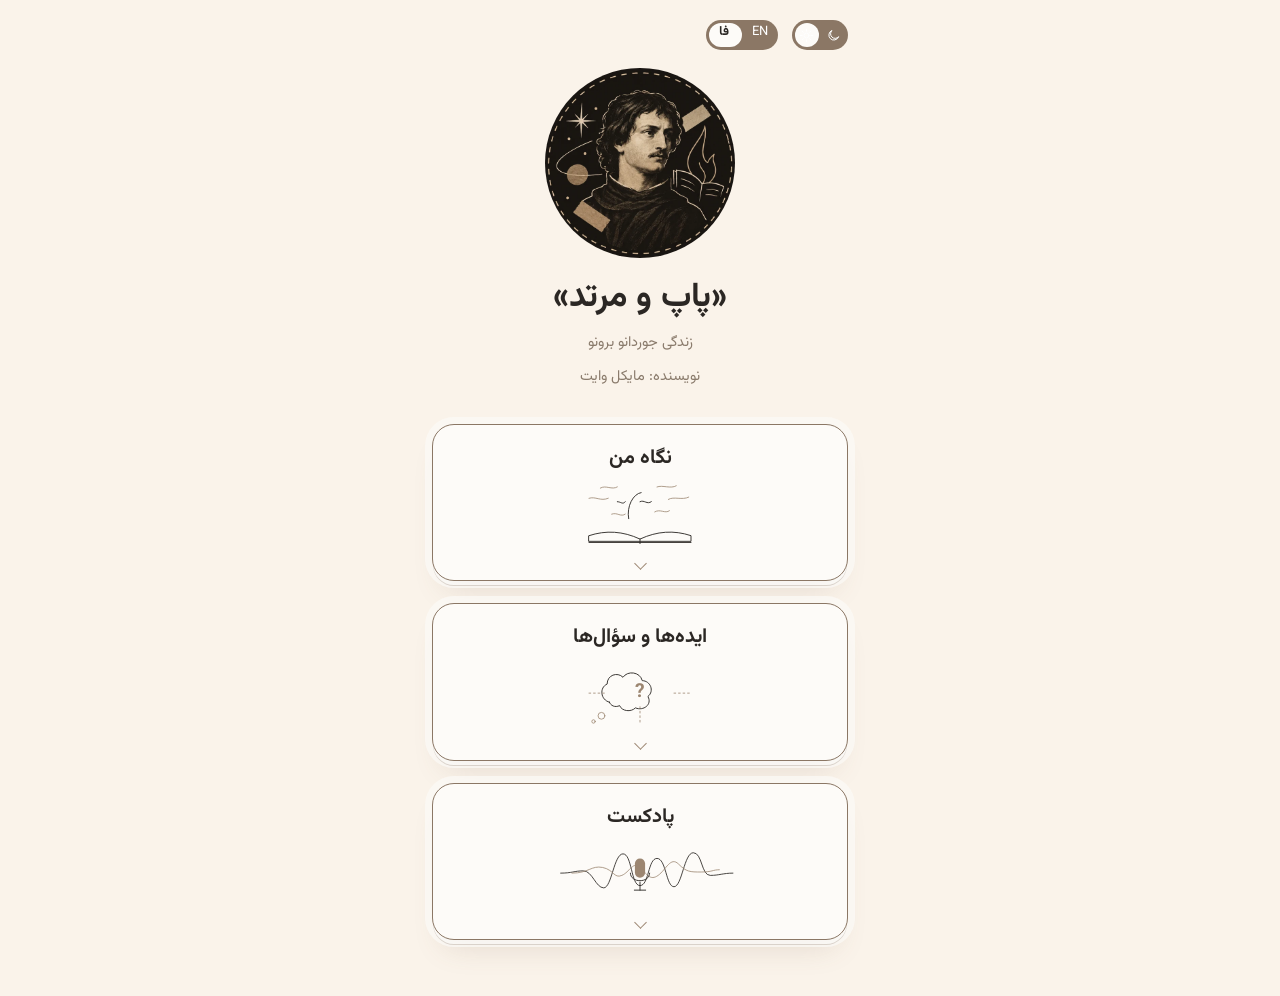
<file: index.html>
<!DOCTYPE html>
<html lang="fa" dir="rtl" data-theme="light">
<head>
<meta charset="utf-8">
<meta name="viewport" content="width=device-width, initial-scale=1">
<title>پاپ و مرتد | The Pope and the Heretic</title>
<link rel="preconnect" href="https://fonts.googleapis.com">
<link rel="preconnect" href="https://fonts.gstatic.com" crossorigin>
<link href="https://fonts.googleapis.com/css2?family=Vazirmatn:wght@300;400;500;700&display=swap" rel="stylesheet">
<style>
:root{--bg:#faf3ea;--card:#fdfbf8;--ink:#2b2724;--soft:#8a7b6c;--line:#8b7765;--accent:#9c8671;--shadow:rgba(120,95,70,.18)}
[data-theme="dark"]{--bg:#1d1a17;--card:#27231f;--ink:#f1e9df;--soft:#b3a393;--line:#a8927d;--accent:#c4ab92;--shadow:rgba(0,0,0,.5)}
*{box-sizing:border-box;margin:0}
html,body{min-height:100%}
body{overflow-x:hidden}
.entry,.panel{min-width:0}
body{background:var(--bg);color:var(--ink);font-family:"Vazirmatn",Tahoma,sans-serif;line-height:1.9;transition:background .3s,color .3s}
body[dir=ltr],[dir=ltr] body{font-family:"Vazirmatn",Georgia,serif}
a{color:inherit;text-decoration:none}
:focus-visible{outline:2px solid var(--accent);outline-offset:3px}
.wrap{max-width:460px;margin:0 auto;padding:20px 22px 56px}
.top{display:flex;justify-content:flex-start;align-items:center;gap:14px;direction:ltr;font-size:15px}
.langsw{width:72px;height:30px;border-radius:15px;border:0;background:var(--line);position:relative;display:flex;padding:0;cursor:pointer;font:inherit;font-size:13px;color:#fff}
.langsw::before{content:"";position:absolute;top:3px;left:3px;width:33px;height:24px;border-radius:12px;background:var(--card);transition:transform .25s}
html[lang=en] .langsw::before{transform:translateX(33px)}
.langsw span{flex:1;z-index:1;display:flex;align-items:center;justify-content:center;transition:color .25s}
html[lang=fa] .langsw span:first-child,html[lang=en] .langsw span:last-child{color:var(--ink);font-weight:700}
.theme{width:56px;height:30px;border-radius:15px;border:0;background:var(--line);position:relative;cursor:pointer;display:flex;align-items:center;justify-content:space-between;padding:0 7px;color:#fff}
.theme::before{content:"";position:absolute;top:3px;left:3px;width:24px;height:24px;border-radius:50%;background:var(--card);transition:transform .25s}
[data-theme="dark"] .theme::before{transform:translateX(26px)}
.theme svg{width:15px;height:15px;position:relative;z-index:1}
.top{justify-content:flex-end}
[dir=ltr] .top{justify-content:flex-end}
.logo{display:block;width:190px;height:190px;margin:18px auto 14px;border-radius:50%;object-fit:cover}
h1{font-size:34px;text-align:center;font-weight:700;line-height:1.5}
.tag{text-align:center;color:var(--soft);font-size:14.5px;margin:6px 0 34px}
.cards{display:grid;gap:22px}
.card{display:block;background:var(--card);border:1px solid var(--line);border-radius:22px;padding:0;text-align:center;box-shadow:0 0 0 7px color-mix(in srgb,var(--card) 70%,transparent),0 18px 30px -12px var(--shadow),0 5px 0 -1px var(--card),0 6px 0 -1px var(--line);transition:transform .2s}
.card:hover{transform:translateY(-2px)}
.hd{all:unset;box-sizing:border-box;display:block;width:100%;padding:14px 18px 10px;cursor:pointer;text-align:center}
.hd:focus-visible{outline:2px solid var(--accent);outline-offset:-4px;border-radius:22px}
.panel{padding:4px 16px 16px;text-align:start;border-top:1px dashed var(--line);margin:0 14px;padding-inline:0;padding-top:14px}
.card[data-open] .hd svg{opacity:.45}
.card h2{font-size:20px;font-weight:700;margin-bottom:2px}
.card svg{width:100%;height:68px}
.s{fill:none;stroke:var(--ink);stroke-width:1.6;stroke-linecap:round;stroke-linejoin:round}
.a{fill:none;stroke:var(--accent);stroke-width:1.4;stroke-linecap:round}
.f{fill:var(--accent);stroke:none}
.back{display:inline-block;margin:26px 0 8px;color:var(--soft);font-size:15px}
.page h1{font-size:28px;margin:10px 0 6px}
.page .tag{margin-bottom:24px}
.entry{background:var(--card);border:1px solid var(--line);border-radius:18px;padding:16px 18px;margin-bottom:14px}
.entry h3{font-size:17px;font-weight:500}
.entry p{color:var(--soft);font-size:14.5px}
.entry audio{width:100%;margin-top:10px}
.prose p{margin-bottom:12px;font-size:15.5px;line-height:2.1;text-align:justify}
.prose p:last-child{margin-bottom:0;font-weight:500}
.ql{list-style:none;padding:0;display:grid;gap:10px}
.ql li{background:var(--bg);border:1px solid var(--line);border-radius:14px;padding:10px 14px;font-size:15.5px;line-height:1.9}

/* ===== پخش‌کننده ===== */
.pl{margin-top:14px;direction:ltr}
.pl-bar{display:flex;align-items:center;gap:10px;font-size:12.5px;color:var(--soft);font-variant-numeric:tabular-nums}
.pl-bar span{min-width:34px;text-align:center}
.pl input[type=range]{flex:1;min-width:0;height:22px;margin:0;background:none;-webkit-appearance:none;appearance:none;cursor:pointer;--p:0%}
.pl input[type=range]::-webkit-slider-runnable-track{height:4px;border-radius:2px;background:linear-gradient(to right,var(--accent) var(--p),var(--line) var(--p))}
.pl input[type=range]::-webkit-slider-thumb{-webkit-appearance:none;width:14px;height:14px;border-radius:50%;background:var(--accent);margin-top:-5px;border:0}
.pl input[type=range]::-moz-range-track{height:4px;border-radius:2px;background:var(--line)}
.pl input[type=range]::-moz-range-progress{height:4px;border-radius:2px;background:var(--accent)}
.pl input[type=range]::-moz-range-thumb{width:14px;height:14px;border:0;border-radius:50%;background:var(--accent)}
.pl-ctl{display:grid;grid-template-columns:1fr auto auto auto 1fr;align-items:center;gap:8px;margin-top:10px}
.pl-ctl .spd{justify-self:start}
.pl button{border:0;background:none;color:var(--ink);cursor:pointer;display:grid;place-items:center;padding:0;transition:transform .15s,opacity .2s}
.pl button:active{transform:scale(.92)}
.pl svg{display:block}
.pl .pp{width:54px;height:54px;border-radius:50%;background:var(--accent);color:var(--card)}
.pl .pp svg{width:26px;height:26px;fill:currentColor}
.pl .sk{width:42px;height:42px}
.pl .sk svg{width:30px;height:30px;fill:none;stroke:currentColor;stroke-width:1.7;stroke-linecap:round;stroke-linejoin:round}
.pl .sk .fl{fill:currentColor;stroke:none}
.pl .spd{height:30px;padding:0 9px;border-radius:15px;border:1px solid var(--line);font:inherit;font-size:13px;font-weight:700}
[hidden]{display:none!important}

/* ===== پویانمایی ===== */
@keyframes rise{from{opacity:0;transform:translateY(10px)}}
@keyframes draw{to{stroke-dashoffset:0}}
@keyframes fadein{from{opacity:0}}
@keyframes float{50%{transform:translateY(-6px)}}
@keyframes drift{50%{transform:translate(4px,-5px);opacity:.6}}
@keyframes pulse{50%{transform:scale(1.18)}}
@keyframes wave{from{transform:scaleY(.45)}to{transform:scaleY(1.08)}}
.logo{animation:fadein .8s both}
h1{animation:rise .5s .1s both}
.tag{animation:rise .5s .15s both}
.tag+.tag{animation-delay:.2s}
.cards .card:nth-child(1){animation:rise .5s .25s both}
.cards .card:nth-child(2){animation:rise .5s .32s both}
.cards .card:nth-child(3){animation:rise .5s .39s both}
.top{animation:fadein .8s both}
.card,.entry,.ql li{transition:background .3s,border-color .3s,transform .25s,box-shadow .3s}
.card:active{transform:scale(.985)}
.hd svg{transition:transform .35s,opacity .3s}
.hd:hover svg{transform:scale(1.05)}
.hd::after{content:"";display:block;width:8px;height:8px;margin:0 auto 2px;border-right:1.6px solid var(--accent);border-bottom:1.6px solid var(--accent);transform:rotate(45deg);transition:transform .35s}
.card[data-open] .hd::after{transform:rotate(225deg) translate(-2px,-2px)}
@media (prefers-reduced-motion:reduce){*,*::before{animation:none!important;transition:none!important}}

</style>
</head>
<body>
<div class="wrap">
  <div class="top">
    <button class="langsw" id="langsw" aria-label="Language / زبان"><span>فا</span><span>EN</span></button>
    <button class="theme" id="theme" aria-label="Toggle theme">
      <svg viewBox="0 0 24 24" class="s" style="stroke:#fff"><circle cx="12" cy="12" r="4"/><path d="M12 2v3M12 19v3M2 12h3M19 12h3M5 5l2 2M17 17l2 2M19 5l-2 2M7 17l-2 2"/></svg>
      <svg viewBox="0 0 24 24" class="s" style="stroke:#fff"><path d="M20 14.5A8 8 0 1 1 9.5 4a6.5 6.5 0 0 0 10.5 10.5z"/></svg>
    </button>
  </div>

  <!-- HOME -->
  <main id="home">
    <img class="logo" alt="جوردانو برونو" width="190" height="190" src="[data-uri]">
    <h1 data-i="title">«پاپ و مرتد»</h1>
    <p class="tag" data-i="tag" style="margin-bottom:2px">زندگی جوردانو برونو</p>
    <p class="tag" data-i="author">نویسنده: مایکل وایت</p>
    <nav class="cards">
      <article class="card" id="mindset"><button class="hd" aria-expanded="false" aria-controls="p-mindset"><h2 data-i="c1">طرز فکر</h2><svg viewBox="0 0 300 120"><path class="a" d="M80 16c10-6 20 4 30-2M60 34c12-4 20 6 34 0M180 14c10-4 24 4 34-2M200 36c10-6 24 2 36-4"/><path class="s" d="M130 70c-4-22 8-44 22-46"/><path class="s" d="M110 40c6 0 10 6 14 0M150 40c8-4 12 6 20 0"/><path class="a" d="M100 62c10-4 16 6 24 0M176 58c10-6 18 4 26-2"/><path class="s" d="M60 100c30-10 60-8 90 6 30-14 60-16 90-6v10H60z" style="fill:var(--card)"/><path class="s" d="M60 112h180"/><path class="s" d="M150 106v8"/></svg></button><div class="panel" id="p-mindset" hidden><div class="prose"><p data-i="m1"></p><p data-i="m2"></p><p data-i="m3"></p><p data-i="m4"></p></div></div></article>
      <article class="card" id="ideas"><button class="hd" aria-expanded="false" aria-controls="p-ideas"><h2 data-i="c2">ایده‌ها و سؤال‌ها</h2><svg viewBox="0 0 300 120"><path class="s" d="M96 78c-16-4-18-26-4-32 0-16 18-22 28-12 8-12 30-10 34 6 14 0 22 18 10 28 8 14-8 26-22 20-8 8-24 6-28-4-8 4-16 0-18-6z"/><text x="150" y="68" text-anchor="middle" font-size="34" font-weight="700" style="fill:var(--accent)">?</text><path class="a" d="M150 86v30M60 62h30M210 62h32" stroke-dasharray="3 5"/><circle class="a" cx="82" cy="102" r="6"/><circle class="a" cx="68" cy="112" r="3"/></svg></button><div class="panel" id="p-ideas" hidden><ul class="ql"><li data-i="i1"></li><li data-i="i2"></li><li data-i="i3"></li><li data-i="i4"></li><li data-i="i5"></li></ul></div></article>
      <article class="card" id="podcast"><button class="hd" aria-expanded="false" aria-controls="p-podcast"><h2 data-i="c3">پادکست</h2><svg viewBox="0 0 300 120"><path class="s" d="M10 62c20 0 24-4 40-4s22 30 36 30 18-60 34-60 14 56 30 56 14-48 30-48 16 50 30 50 18-60 34-60 14 40 30 40 22-4 40-4" style="stroke-width:1.5"/><path class="a" d="M30 62c30 0 34-14 54-10s20 20 34 14 20-26 32-14 18 24 32 14 22-34 36-20 20 14 40 14 20-4 32-4"/><rect x="141" y="36" width="18" height="34" rx="9" style="fill:var(--accent)"/><path class="s" d="M133 62c0 18 34 18 34 0M150 78v14M140 92h20"/></svg></button><div class="panel" id="p-podcast" hidden><div id="eps"></div></div></article>
    </nav>
  </main>
</div>

<script>
const T={
fa:{m1:"شاید نتوان مطابق با نقطه نظر عموم مردم جوردانو برونو را اولین شهید راه علم دانست ولی به حق می‌توان وی را اولین شهید راه آزادی اندیشه برای نوع بشر متصور شد.",m2:"جوردانو برونو در زندگی خود رکورد جالبی دارد و آن این است که از طرف هر سه فرقه بزرگ مسیحی طرد شد. کاتولیک‌ها وی را از رم راندند. کالوینیست‌ها از ژنو و لوتری‌ها از آلمان.",m3:"زندگی برونو دستخوش تناقض‌هایی جالب توجه و مطالعه است. نولان در زمانی به قتل رسید که ساختارهای خشک قرون وسطایی تا حد زیادی مضمحل شده بودند. برونو در انتهای عصری مطرود کلیسا شد که در طول آن خود واتیکان بزرگانی نظیر میکل آنژ و رافائل را به کار گرفته بود تا آثاری مثل آفرینش، داوری اخروی و مکتب آتن را خلق کنند.",m4:"به راستی که ترس کلیسا از صدور حکم اعدام برونو بیش از بیم برونو از پذیرش آن بود.",i1:"هنر حافظه چیست؟",i2:"فلسفه طبیعی، فیلسوفان طبیعی و ارتباط آن با علوم خفیه.",i3:"پژوهش در رابطه نظریه وحدت شناخت.",i4:"تحقیق درمورد چیستی مکتب کالوینیسم.",i5:"ملرتین لوتر، آمرزش نامه ها و تز ۹۵ بندی",title:"«پاپ و مرتد»",tag:"زندگی جوردانو برونو",author:"نویسنده: مایکل وایت",c1:"نگاه من ",c2:"ایده‌ها و سؤال‌ها",c3:"پادکست",back:"→ بازگشت",
t1:"این کتاب چطور جهان را می‌بیند",t2:"آنچه کتاب در ذهن برانگیخت",t3:"گفت‌وگو درباره کتاب",
e1:"نخستین یادداشت",e2:"یادداشت دوم",q1:"نخستین پرسش",q2:"پرسش دوم",ep1:"قسمت اول",
p1:"متن یادداشت را اینجا بنویس.",p2:"پرسش یا ایده را اینجا بنویس.",p3:"فایل صوتی را در پوشه audio بگذار و آدرسش را اینجا بنویس."},
en:{m1:"Perhaps Giordano Bruno cannot be considered, by the common view, the first martyr of science, but he can rightly be regarded as the first martyr of freedom of thought for humankind.",m2:"Giordano Bruno holds a remarkable record in his life: he was rejected by all three major Christian denominations. The Catholics drove him out of Rome, the Calvinists out of Geneva, and the Lutherans out of Germany.",m3:"Bruno's life was marked by contradictions worth noting and studying. The Nolan was put to death at a time when the rigid structures of the Middle Ages had largely crumbled. Bruno was cast out by the Church at the end of an era in which the Vatican itself had employed masters such as Michelangelo and Raphael to create works like the Creation, the Last Judgment, and the School of Athens.",m4:"Truly, the Church's fear of issuing Bruno's death sentence was greater than Bruno's dread of accepting it.",i1:"What is the art of memory?",i2:"Natural philosophy, natural philosophers, and their relation to the occult sciences.",i3:"Research on the theory of the unity of knowledge.",i4:"Research on what the school of Calvinism is.",i5:"Martin Luther, indulgences, and the 95 Theses.",title:"“The Pope and the Heretic”",tag:"The Life of Giordano Bruno",author:"By Michael White",c1:"Mindset",c2:"Ideas & Questions",c3:"Podcast",back:"← Back",
t1:"How this book sees the world",t2:"What the book set in motion",t3:"Conversations about the book",
e1:"First note",e2:"Second note",q1:"First question",q2:"Second question",ep1:"Episode one",
p1:"Write your note here.",p2:"Write your question or idea here.",p3:"Put the audio file in the audio folder and link it here."}};
const root=document.documentElement,$=s=>document.querySelector(s);
let first=true;
function setLang(l){
  if(!first&&!calm)document.querySelector("main").animate([{opacity:0},{opacity:1,transform:"none"}],{duration:220,easing:"ease-out"});
  first=false;
  root.lang=l;root.dir=l==="fa"?"rtl":"ltr";
  document.querySelectorAll("[data-i]").forEach(e=>e.textContent=T[l][e.dataset.i]);
  renderEps();
  try{localStorage.setItem("lang",l)}catch(e){}
}
function setTheme(t){root.dataset.theme=t;try{localStorage.setItem("theme",t)}catch(e){}}
$("#langsw").onclick=()=>setLang(root.lang==="fa"?"en":"fa");
$("#theme").onclick=()=>setTheme(root.dataset.theme==="dark"?"light":"dark");
const calm=matchMedia("(prefers-reduced-motion: reduce)").matches;
function openP(p){
  p.hidden=false;if(calm)return;
  const h=p.scrollHeight;p.style.overflow="hidden";
  p.animate([{height:"0px",paddingTop:"0px",paddingBottom:"0px",opacity:0},{height:h+"px",paddingTop:"14px",paddingBottom:"16px",opacity:1}],{duration:260,easing:"ease-out"}).onfinish=()=>p.style.overflow="";
}
function closeP(p){
  if(p.hidden)return;
  if(calm){p.hidden=true;return}
  const h=p.offsetHeight;p.style.overflow="hidden";
  p.animate([{height:h+"px",paddingTop:"14px",paddingBottom:"16px",opacity:1},{height:"0px",paddingTop:"0px",paddingBottom:"0px",opacity:0}],{duration:200,easing:"ease"}).onfinish=()=>{p.hidden=true;p.style.overflow=""};
}
document.querySelectorAll(".hd").forEach(b=>b.onclick=()=>{
  const c=b.parentElement,p=c.querySelector(".panel"),open=p.hidden;
  document.querySelectorAll(".card").forEach(x=>{closeP(x.querySelector(".panel"));x.removeAttribute("data-open");x.querySelector(".hd").setAttribute("aria-expanded","false")});
  if(open){openP(p);c.dataset.open="";b.setAttribute("aria-expanded","true");setTimeout(()=>c.scrollIntoView({behavior:"smooth",block:"nearest"}),120)}
});
/* ===== پادکست: فقط این لیست را ویرایش کن ===== */
const EPISODES=[
  {title:"چرا کلیسا جوردانو برونو را سوزاند؟",titleEn:"Why Did the Church Burn Giordano Bruno?",desc:"",descEn:"",src:"چرا_کلیسا_جوردانو_برونو_را_سوزاند.mp3"}
  // {title:"قسمت دوم",titleEn:"Episode two",desc:"...",descEn:"...",src:"https://archive.org/download/نام-آیتم/ep2.mp3"}
];
const IC={
 play:'<svg viewBox="0 0 24 24"><path d="M8 5v14l11-7z"/></svg>',
 pause:'<svg viewBox="0 0 24 24"><path d="M7 5h4v14H7zM13 5h4v14h-4z"/></svg>',
 fwd:'<svg viewBox="0 0 24 24"><path d="M12 5a8 8 0 1 1-8 8"/><path class="fl" d="M12 1.5v7l4.2-3.5z"/><text x="12" y="16.2" text-anchor="middle" font-size="7.5" font-weight="700" stroke="none" fill="currentColor">10</text></svg>',
 back:'<svg viewBox="0 0 24 24"><g transform="translate(24 0) scale(-1 1)"><path d="M12 5a8 8 0 1 1-8 8"/><path class="fl" d="M12 1.5v7l4.2-3.5z"/></g><text x="12" y="16.2" text-anchor="middle" font-size="7.5" font-weight="700" stroke="none" fill="currentColor">10</text></svg>'
};
const RATES=[1,1.25,1.5,2,0.75];
const fmt=t=>{if(!isFinite(t))return"0:00";const m=Math.floor(t/60),s=Math.floor(t%60);return m+":"+String(s).padStart(2,"0")};
function buildPlayer(src){
  const a=new Audio();a.preload="metadata";a.src=src;
  const w=document.createElement("div");w.className="pl";
  w.innerHTML='<div class="pl-bar"><span class="cur">0:00</span><input type="range" min="0" max="1000" value="0" aria-label="Seek"><span class="dur">0:00</span></div><div class="pl-ctl"><button class="spd" title="Speed">1×</button><button class="sk" title="-10s" aria-label="Back 10 seconds">'+IC.back+'</button><button class="pp" aria-label="Play">'+IC.play+'</button><button class="sk" title="+10s" aria-label="Forward 10 seconds">'+IC.fwd+'</button><span class="sp"></span></div>';
  const q=x=>w.querySelector(x),bar=q("input"),pp=q(".pp"),sk=w.querySelectorAll(".sk"),spd=q(".spd");let ri=0;
  const paint=()=>{const p=a.duration?a.currentTime/a.duration*100:0;bar.value=p*10;bar.style.setProperty("--p",p+"%");q(".cur").textContent=fmt(a.currentTime)};
  a.onloadedmetadata=()=>{q(".dur").textContent=fmt(a.duration)};
  a.ontimeupdate=paint;
  a.onplay=()=>{pp.innerHTML=IC.pause;pp.setAttribute("aria-label","Pause")};
  a.onpause=()=>{pp.innerHTML=IC.play;pp.setAttribute("aria-label","Play")};
  pp.onclick=()=>a.paused?a.play():a.pause();
  sk[0].onclick=()=>{a.currentTime=Math.max(0,a.currentTime-10)};
  sk[1].onclick=()=>{a.currentTime=Math.min(a.duration||0,a.currentTime+10)};
  spd.onclick=()=>{ri=(ri+1)%RATES.length;a.playbackRate=RATES[ri];spd.textContent=RATES[ri]+"×"};
  bar.oninput=()=>{if(a.duration){a.currentTime=bar.value/1000*a.duration;paint()}};
  return w;
}
function renderEps(){
  const eps=$("#eps"),en=root.lang==="en";
  if(!eps.children.length)EPISODES.forEach(e=>{
    const d=document.createElement("div");d.className="entry";
    d.append(document.createElement("h3"),document.createElement("p"),buildPlayer(e.src));eps.append(d);
  });
  EPISODES.forEach((e,i)=>{
    const d=eps.children[i],p=d.querySelector("p");
    d.querySelector("h3").textContent=en?(e.titleEn||e.title):e.title;
    p.textContent=en?(e.descEn||e.desc):e.desc;p.hidden=!p.textContent;
  });
}
let l="fa",t=matchMedia("(prefers-color-scheme: dark)").matches?"dark":"light";
try{l=localStorage.getItem("lang")||l;t=localStorage.getItem("theme")||t}catch(e){}
setTheme(t);setLang(l);
</script>
</body>
</html>
</file>
